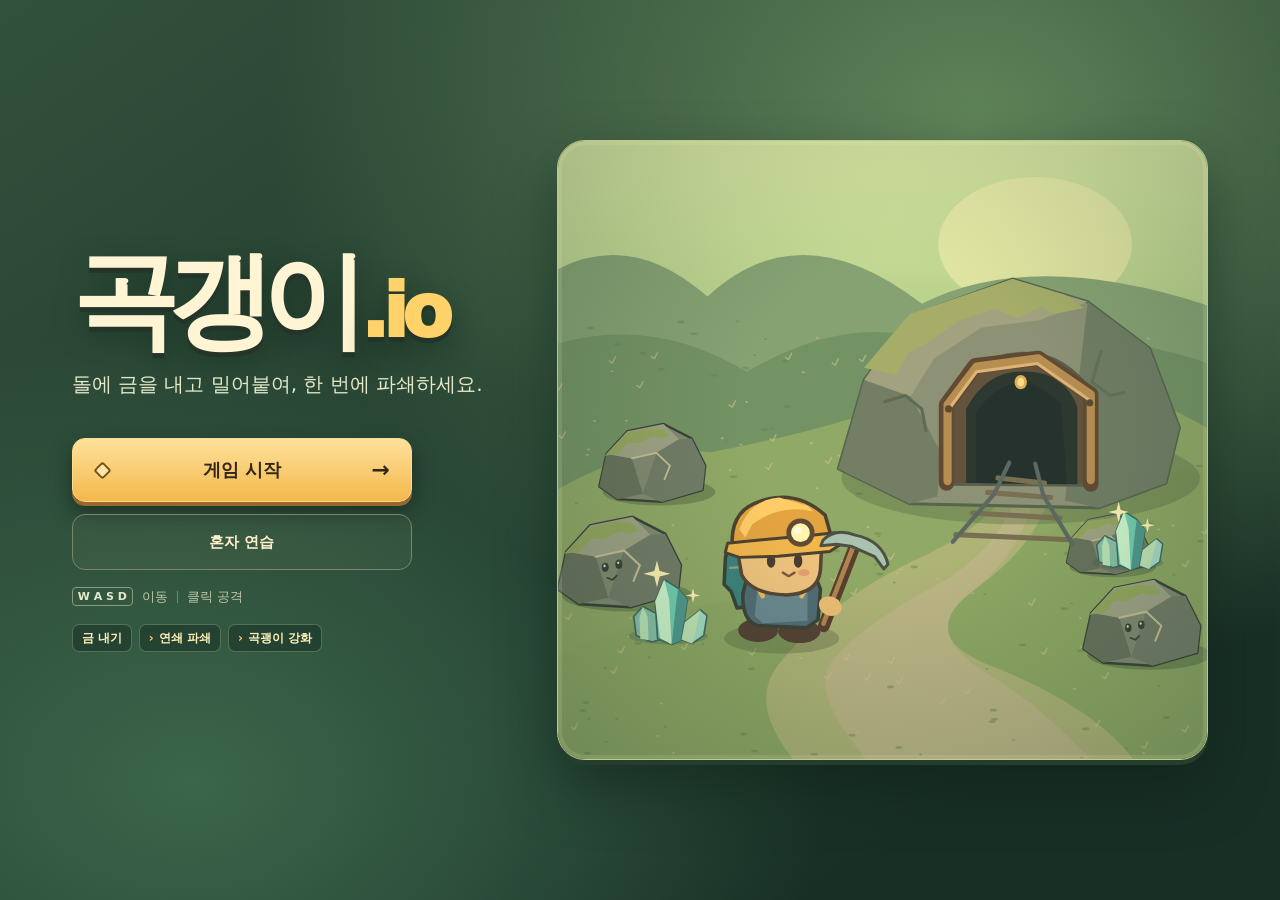
<file: index.html>
<!doctype html>
<html lang="ko">
    <head>
        <meta charset="utf-8" />
        <meta name="viewport" content="width=device-width, initial-scale=1, viewport-fit=cover" />
        <meta name="theme-color" content="#233f30" />
        <title>곡갱이.io</title>
        <link rel="stylesheet" href="./menu.css" />
        <script type="module" src="./menu.js"></script>
    </head>
    <body>
        <main class="title-screen">
            <section class="entry" aria-labelledby="game-title">
                <h1 id="game-title">곡갱이<span>.io</span></h1>
                <p class="intro">돌에 금을 내고 밀어붙여, 한 번에 파쇄하세요.</p>
                <div class="actions">
                    <button class="start" type="button" aria-describedby="menu-status">
                        <span class="start-mark" aria-hidden="true"></span>
                        <span class="start-label">게임 시작</span>
                        <span class="arrow" aria-hidden="true">→</span>
                    </button>
                    <a class="practice" href="./fracture.html?offline=1">혼자 연습</a>
                </div>
                <p id="menu-status" class="status" role="status" aria-live="polite"></p>
                <div class="controls" aria-label="조작 방법">
                    <span class="desktop-controls"
                        ><kbd>W A S D</kbd> 이동 <span class="divider"></span> 클릭 공격</span
                    >
                    <span class="touch-controls"
                        >왼쪽 스틱 이동 <span class="divider"></span> 오른쪽 버튼 공격</span
                    >
                </div>
                <ol class="play-loop" aria-label="채굴 순서">
                    <li>금 내기</li>
                    <li>연쇄 파쇄</li>
                    <li>곡괭이 강화</li>
                </ol>
            </section>
            <div class="mine-scene" aria-hidden="true">
                <canvas class="mine-art"></canvas>
            </div>
        </main>
    </body>
</html>
</file>
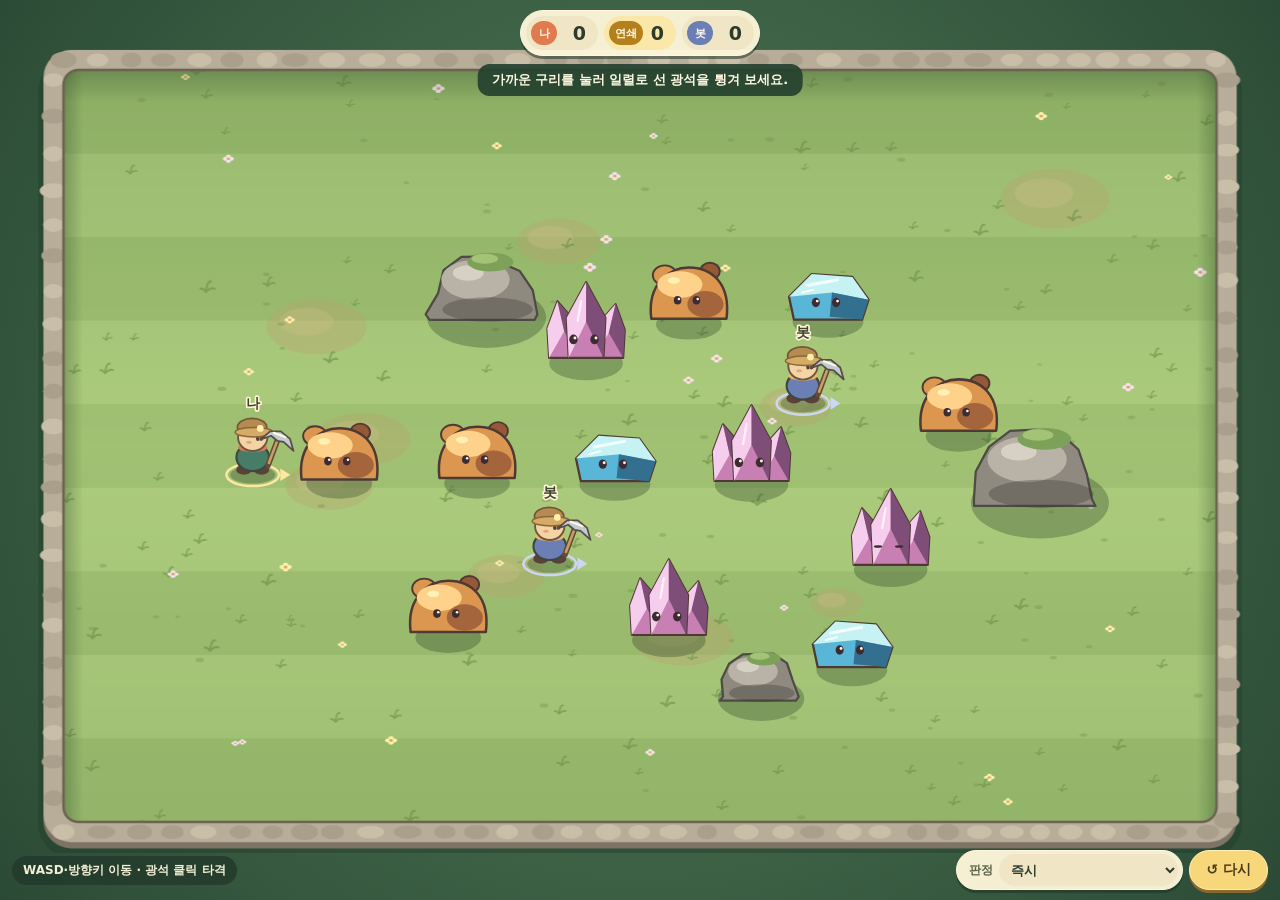
<file: chain.html>
<!doctype html>
<html lang="ko">
    <head>
        <meta charset="utf-8" />
        <meta name="viewport" content="width=device-width, initial-scale=1, viewport-fit=cover" />
        <meta name="theme-color" content="#2f5240" />
        <title>곡갱이 연쇄 시험장</title>
        <link rel="stylesheet" href="./chain.css" />
        <script type="module" src="./chain.js"></script>
    </head>
    <body>
        <main class="arena" aria-label="곡갱이 연쇄 타격 시험장">
            <canvas id="field" aria-label="광석을 쳐서 날리는 한 화면 시험장"></canvas>

            <div class="hud">
                <header class="scoreboard">
                    <section class="score mine" aria-label="내가 주운 파편">
                        <span class="tag">나</span>
                        <output id="loot" aria-live="polite">0</output>
                    </section>
                    <section class="score chain" aria-label="최대 연쇄">
                        <span class="tag">연쇄</span>
                        <output id="chain-count" aria-live="polite">0</output>
                    </section>
                    <section class="score rival" aria-label="봇이 주운 파편">
                        <span class="tag">봇</span>
                        <output id="rival-loot" aria-live="polite">0</output>
                    </section>
                </header>

                <p id="message" class="message" role="status" aria-live="polite"></p>

                <footer class="controls">
                    <p class="hint">
                        <span class="hint-desktop">WASD·방향키 이동 · 광석 클릭 타격</span>
                        <span class="hint-touch">빈 땅 탭 이동 · 광석 탭 타격</span>
                    </p>
                    <div class="tools">
                        <label class="delay">
                            <span>판정</span>
                            <select id="delay" aria-label="판정 지연 모의 실험">
                                <option value="0">즉시</option>
                                <option value="120">120ms 지연</option>
                                <option value="feedback">120ms + 내 타격 즉시</option>
                            </select>
                        </label>
                        <button id="reset" type="button" aria-label="판 다시 놓기">
                            <span aria-hidden="true">↺</span> 다시
                        </button>
                    </div>
                </footer>
            </div>
        </main>
    </body>
</html>
</file>
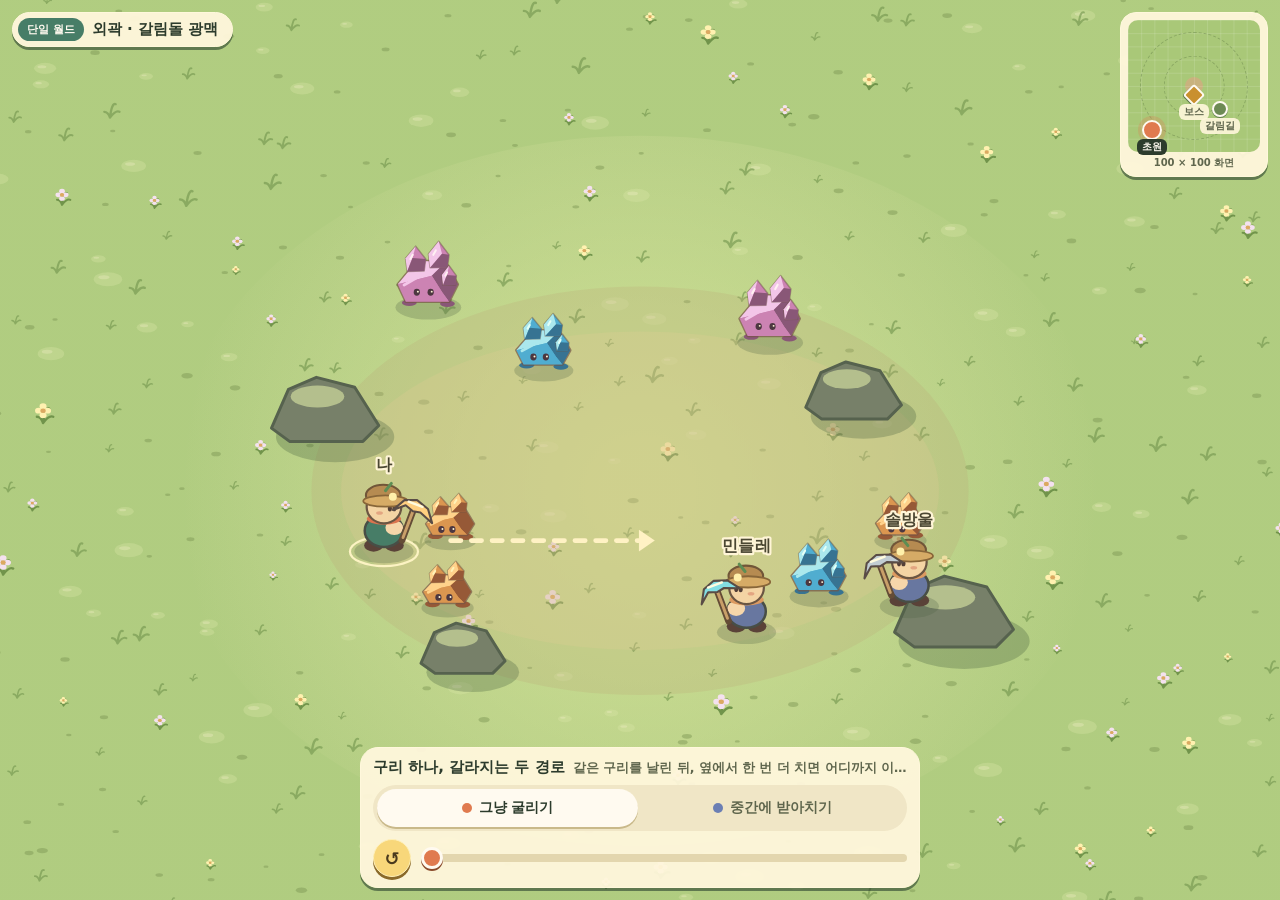
<file: concept.html>
<!doctype html>
<html lang="ko">
    <head>
        <meta charset="utf-8" />
        <meta name="viewport" content="width=device-width, initial-scale=1, viewport-fit=cover" />
        <meta name="theme-color" content="#2f5240" />
        <title>곡갱이 광맥 목업</title>
        <link rel="stylesheet" href="./concept.css" />
        <script type="module" src="./concept.js"></script>
    </head>
    <body>
        <main class="concept" aria-label="열린 광맥 굴리기 비교 목업">
            <canvas id="world-view" aria-label="열린 광맥 장면"></canvas>

            <header class="place">
                <span class="place-tag">단일 월드</span>
                <strong id="region-name">열린 광맥</strong>
            </header>

            <nav id="region-map" class="region-map" aria-label="100×100 화면 월드 위치">
                <div class="map-paper" aria-hidden="true">
                    <i class="map-ring outer"></i>
                    <i class="map-ring inner"></i>
                </div>
                <button
                    type="button"
                    class="pin"
                    data-region="meadow"
                    aria-label="초원 광맥으로 이동"
                >
                    <span>초원</span>
                </button>
                <button
                    type="button"
                    class="pin"
                    data-region="crossing"
                    aria-label="갈림길 광맥으로 이동"
                >
                    <span>갈림길</span>
                </button>
                <button
                    type="button"
                    class="pin boss"
                    data-region="boss"
                    aria-label="중앙 보스로 이동"
                >
                    <span>보스</span>
                </button>
                <small class="map-scale">100 × 100 화면</small>
            </nav>

            <section class="dock" aria-label="장면 비교">
                <div class="moment">
                    <h1 id="moment-title">같은 출발, 한 번의 타격</h1>
                    <p id="moment-copy">구리를 무리 쪽으로 날립니다.</p>
                </div>

                <div class="compare" role="group" aria-label="비교할 장면">
                    <button id="roll" type="button" aria-pressed="true">
                        <span class="dot mine" aria-hidden="true"></span>그냥 굴리기
                    </button>
                    <button id="redirect" type="button" aria-pressed="false">
                        <span class="dot rival" aria-hidden="true"></span>중간에 받아치기
                    </button>
                </div>

                <div class="timeline">
                    <button id="replay" type="button" aria-label="처음부터 다시 재생">
                        <span aria-hidden="true">↺</span>
                    </button>
                    <input
                        id="progress"
                        type="range"
                        min="0"
                        max="2700"
                        step="10"
                        value="0"
                        aria-label="장면 시간(ms)"
                    />
                </div>

                <p id="outcome" class="outcome" role="status" aria-live="polite"></p>
            </section>
        </main>
    </body>
</html>
</file>
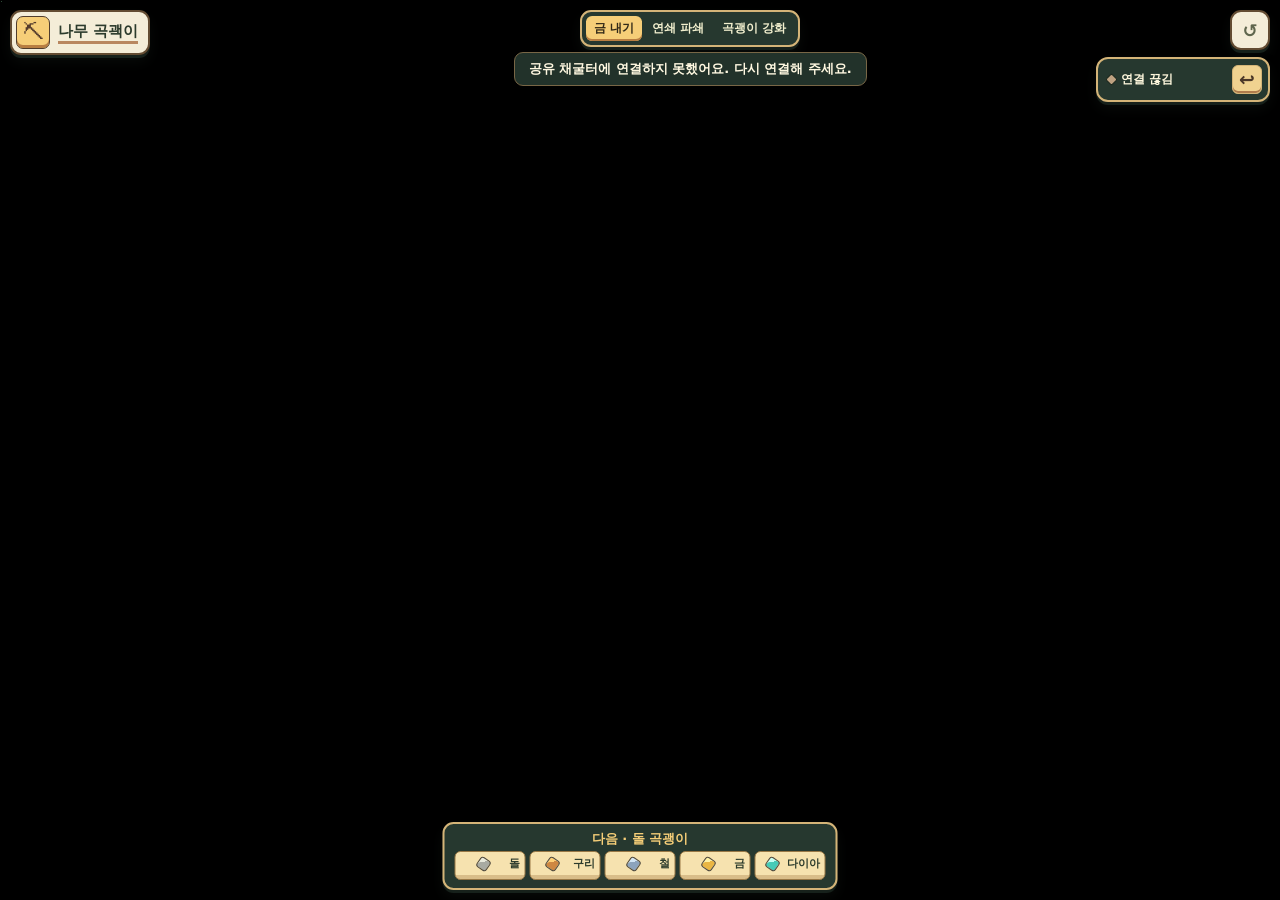
<file: fracture.html>
<!doctype html>
<html lang="ko">
    <head>
        <meta charset="utf-8" />
        <meta name="viewport" content="width=device-width, initial-scale=1, viewport-fit=cover" />
        <meta name="theme-color" content="#8fb36a" />
        <title>곡갱이.io 채굴터</title>
        <link rel="stylesheet" href="./fracture.css" />
        <script type="module" src="./fracture.js"></script>
    </head>
    <body>
        <main class="fracture" aria-label="채굴터">
            <canvas id="field" aria-label="광물 몹과 파편이 있는 채굴터"></canvas>

            <header class="top">
                <section class="tool-card" aria-label="내 곡갱이">
                    <span class="tool-icon" aria-hidden="true">⛏</span>
                    <div class="tool-info">
                        <strong id="tool">나무 곡괙이</strong>
                    </div>
                </section>
                <div class="field-guide">
                    <ol class="mining-steps" aria-label="채굴 순서">
                        <li data-phase="strike">금 내기</li>
                        <li data-phase="ram">연쇄 파쇄</li>
                        <li data-phase="gather">곡괭이 강화</li>
                    </ol>
                    <p id="status" class="status" role="status" aria-live="polite">
                        가까운 돌에 곡괭이를 휘둘러 금을 내세요
                    </p>
                </div>
                <button id="reset" type="button" aria-label="처음 상태로 되돌리기">
                    <span aria-hidden="true">↺</span>
                </button>
            </header>

            <aside id="online-panel" aria-label="채굴터 정보" hidden>
                <div class="mine-panel-header">
                    <span id="connection-status" role="status"></span>
                    <a id="return-menu" href="./" aria-label="메인 화면" title="메인 화면">
                        <span aria-hidden="true">↩</span>
                    </a>
                </div>
                <canvas
                    id="mine-map"
                    width="132"
                    height="94"
                    aria-label="주변 광맥 지도"
                    hidden
                ></canvas>
                <div id="center-compass" hidden>
                    <span class="compass-arrow" aria-hidden="true"></span>
                    <span id="center-distance"></span>
                </div>
                <section id="mine-rank" aria-label="파쇄 순위" hidden>
                    <strong>파쇄 순위</strong>
                    <ol id="mine-rank-list"></ol>
                </section>
            </aside>
            <section id="expedition-boss" aria-label="대광맥 상태" hidden>
                <strong id="expedition-plates"></strong>
                <div id="expedition-meter" aria-hidden="true"></div>
                <span id="expedition-opening"></span>
            </section>

            <section class="touch-sticks" aria-label="터치 조작">
                <div class="stick-control">
                    <div class="stick-pad" id="move-stick" aria-label="이동 방향">
                        <span class="stick-knob" aria-hidden="true">✥</span>
                    </div>
                    <span>이동</span>
                </div>
                <div class="stick-control">
                    <button type="button" class="stick-pad" id="attack-button" aria-label="공격">
                        <span class="stick-knob" aria-hidden="true">⛏</span>
                    </button>
                    <span>공격</span>
                </div>
            </section>

            <footer class="bag" aria-label="곡괭이 개조 재료">
                <strong id="next-tool">다음 · 돌 곡괭이</strong>
                <ul id="ingredients" aria-label="보유량과 필요한 양"></ul>
            </footer>
        </main>
    </body>
</html>
</file>
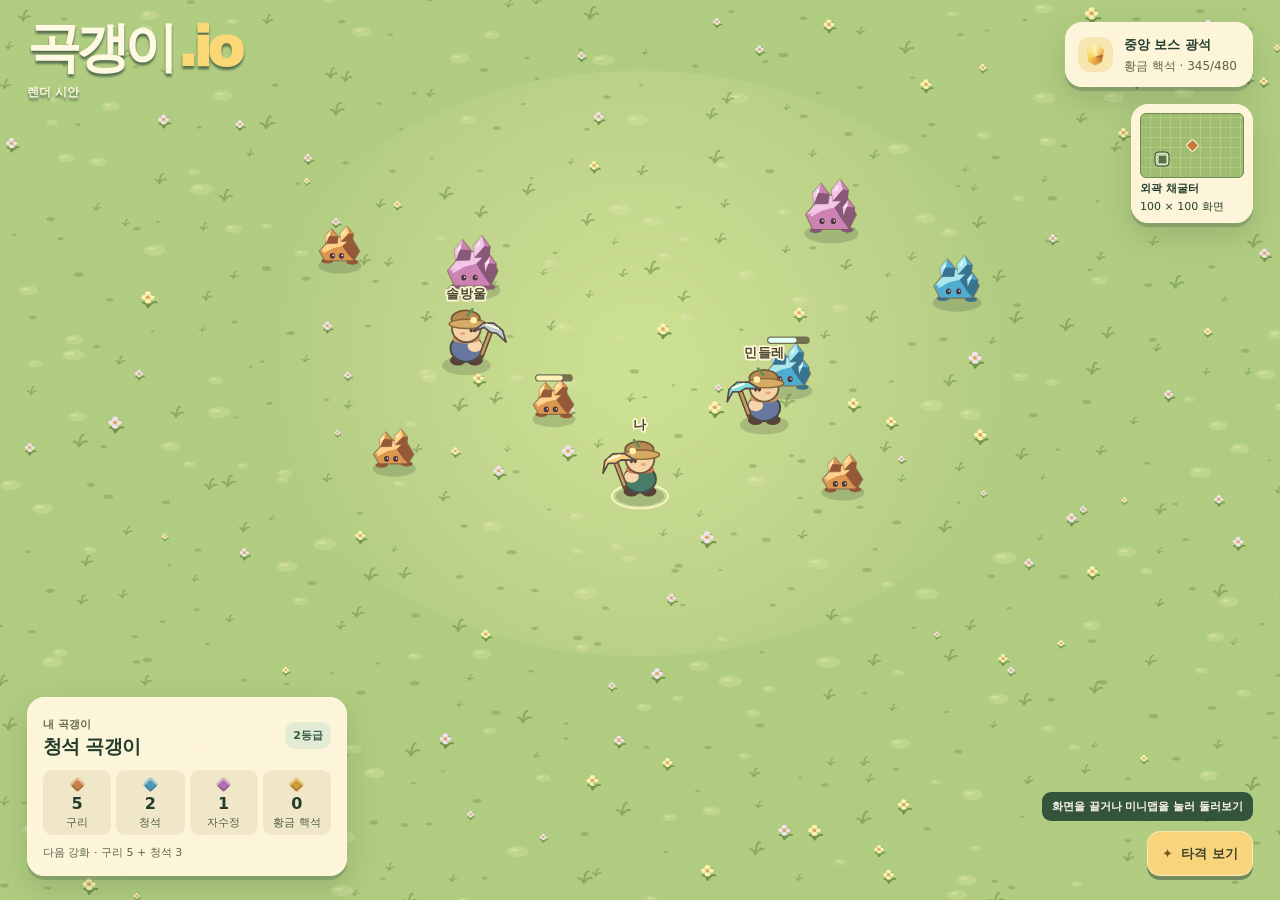
<file: render-demo.html>
<!doctype html>
<html lang="ko">
    <head>
        <meta charset="utf-8" />
        <meta name="viewport" content="width=device-width, initial-scale=1, viewport-fit=cover" />
        <meta name="theme-color" content="#244536" />
        <title>곡갱이.io</title>
        <link rel="stylesheet" href="./style.css" />
        <script type="module" src="./main.js"></script>
    </head>
    <body>
        <main class="meadow" aria-label="곡갱이.io">
            <canvas id="field" aria-label="움직이는 광석을 채굴하는 초원"></canvas>
            <div class="hud">
                <header class="masthead">
                    <div class="brand">
                        <h1>곡갱이<span>.io</span></h1>
                        <p class="preview-label">렌더 시안</p>
                    </div>
                    <section class="boss card" aria-label="중앙 보스">
                        <div class="boss-icon" aria-hidden="true"><span></span></div>
                        <div>
                            <strong>중앙 보스 광석</strong>
                            <p id="boss-status">황금 핵석</p>
                        </div>
                    </section>
                </header>
                <aside class="map-preview card" aria-label="월드 지도">
                    <div class="map-paper">
                        <button
                            type="button"
                            data-map-pin="meadow"
                            aria-label="외곽 채굴터로 카메라 이동"
                            title="외곽 채굴터"
                        ></button>
                        <button
                            type="button"
                            data-map-pin="boss"
                            aria-label="중앙 보스로 카메라 이동"
                            title="중앙 보스"
                        ></button>
                        <i id="map-camera" aria-hidden="true"></i>
                    </div>
                    <strong id="map-region"></strong>
                    <span id="map-size"></span>
                </aside>
                <aside class="kit card" aria-label="곡갱이와 광석 주머니">
                    <div class="kit-header">
                        <div>
                            <span class="caption">내 곡갱이</span>
                            <h2 id="tool-name">기본 곡갱이</h2>
                        </div>
                        <span id="tool-tier" class="tool-tier">Ⅱ 등급</span>
                    </div>
                    <ul id="inventory" class="inventory" aria-label="보유 광석"></ul>
                    <p id="requirements" class="requirements">광석을 캐서 강화 재료를 모으세요.</p>
                </aside>
                <div class="preview-actions">
                    <p>화면을 끌거나 미니맵을 눌러 둘러보기</p>
                    <button id="hit-preview" type="button">
                        <span aria-hidden="true">✦</span> 타격 보기
                    </button>
                </div>
            </div>
        </main>
    </body>
</html>
</file>
<file: menu.css>
:root {
    font-family: system-ui, 'Malgun Gothic', sans-serif;
    color: #fff5d8;
    background: #20382b;
    color-scheme: dark;
}

* {
    box-sizing: border-box;
}

body {
    min-width: 280px;
    min-height: 100vh;
    margin: 0;
    background:
        radial-gradient(ellipse at 76% 14%, #608459 0, transparent 51%),
        radial-gradient(ellipse at 15% 87%, #3b664b 0, transparent 41%),
        linear-gradient(145deg, #32513c, #182f26 82%);
}

.title-screen {
    width: min(100%, 1400px);
    min-height: 100svh;
    margin: auto;
    padding: max(36px, env(safe-area-inset-top)) clamp(26px, 5.6vw, 88px)
        max(36px, env(safe-area-inset-bottom));
    display: grid;
    grid-template-columns: minmax(285px, 0.8fr) minmax(0, 1.2fr);
    gap: clamp(24px, 4vw, 65px);
    align-items: center;
}

.entry {
    padding-block: 20px;
}

h1 {
    margin: 0 0 15px;
    color: #fff5d4;
    font-size: clamp(66px, 8.3vw, 122px);
    line-height: 0.98;
    font-weight: 950;
    letter-spacing: -0.105em;
    white-space: nowrap;
    text-shadow:
        0 5px 0 #253429,
        0 9px 26px #1027198a;
}

h1 span {
    margin-inline-start: 0.06em;
    color: #ffd369;
    font-size: 0.69em;
    letter-spacing: -0.08em;
}

.intro {
    margin: 0;
    color: #e5e9c8;
    font-size: clamp(14px, 1.6vw, 20px);
    line-height: 1.7;
    word-break: keep-all;
}

.actions {
    display: grid;
    gap: 12px;
    width: min(100%, 340px);
    margin-block-start: 37px;
}

.start,
.practice {
    min-height: 56px;
    border-radius: 13px;
    font: inherit;
    font-weight: 850;
    text-decoration: none;
    text-align: center;
}

.start {
    display: grid;
    grid-template-columns: 24px 1fr 24px;
    align-items: center;
    gap: 10px;
    min-height: 64px;
    padding: 0 18px;
    border: 1px solid #ffdb8c;
    background: linear-gradient(#ffe19c, #f3b84b);
    box-shadow:
        0 4px 0 #986729,
        0 10px 20px #101e18a0;
    color: #342719;
    font-size: 18px;
    cursor: pointer;
}

.start:hover:not(:disabled) {
    background: #ffe0a0;
}

.start:active:not(:disabled) {
    transform: translateY(2px);
    box-shadow: 0 2px 0 #986729;
}

.start:disabled {
    cursor: progress;
}

.start-mark {
    width: 13px;
    height: 13px;
    margin: auto;
    border: 2px solid #76501f;
    border-radius: 3px;
    transform: rotate(45deg);
    background: #ffe5a4;
}

.start[aria-busy='true'] .start-mark {
    border: 2px solid #79512250;
    border-top-color: #76501f;
    border-radius: 50%;
    background: none;
    animation: spin 0.7s linear infinite;
}

@keyframes spin {
    to {
        transform: rotate(405deg);
    }
}

.arrow {
    font-size: 22px;
    line-height: 1;
}

.practice {
    display: grid;
    place-items: center;
    border: 1px solid #788768;
    background: #f8eabb0b;
    color: #fff0cb;
    font-size: 15px;
}

.practice:hover {
    background: #f8eabb1c;
}

.start:focus-visible,
.practice:focus-visible {
    outline: 2px solid #fff6d9;
    outline-offset: 4px;
}

.status {
    min-height: 1.6em;
    margin: 13px 0 0;
    color: #ffdfa6;
    font-size: 14px;
    line-height: 1.55;
}

.status:empty {
    display: none;
}

.controls {
    display: flex;
    margin-top: 17px;
    color: #c0c9a3;
    font-size: 13px;
}

.controls span {
    display: inline-flex;
    align-items: center;
    gap: 9px;
}

.controls .divider {
    width: 1px;
    height: 12px;
    background: #788768;
}

.controls .touch-controls {
    display: none;
}

.play-loop {
    display: flex;
    flex-wrap: wrap;
    align-items: center;
    gap: 7px;
    margin: 18px 0 0;
    padding: 0;
    list-style: none;
    color: #fff0b9;
    font-size: 12px;
    font-weight: 800;
}

.play-loop li {
    display: flex;
    align-items: center;
    min-height: 28px;
    padding: 4px 9px;
    border: 1px solid #cbdba24d;
    border-radius: 7px;
    background: #152d237f;
    white-space: nowrap;
}

.play-loop li + li::before {
    margin-right: 5px;
    color: #ffca65;
    content: '›';
}

kbd {
    padding: 2px 5px;
    border: 1px solid #8e9b78;
    border-radius: 4px;
    color: #e4e8ce;
    font-family: inherit;
    font-size: 11px;
    font-weight: 800;
    white-space: nowrap;
}

.mine-scene {
    position: relative;
    width: 100%;
    aspect-ratio: 1.05;
    overflow: hidden;
    border: 1px solid #bbcb8d;
    border-radius: 28px;
    background: radial-gradient(at 63% 25%, #90a969, #496c49 75%);
    box-shadow:
        0 5px 0 #253d2d,
        0 26px 55px #0e21188f;
}

.mine-scene::after {
    position: absolute;
    inset: 0;
    border: 4px solid #f8ebbd20;
    border-radius: inherit;
    content: '';
    pointer-events: none;
}

.mine-art {
    display: block;
    width: 100%;
    height: 100%;
}

@media (pointer: coarse) {
    .controls .desktop-controls {
        display: none;
    }

    .controls .touch-controls {
        display: inline-flex;
    }
}

@media (max-width: 740px) {
    .title-screen {
        display: flex;
        flex-direction: column;
        justify-content: center;
        gap: 14px;
        padding: max(18px, env(safe-area-inset-top)) 22px max(18px, env(safe-area-inset-bottom));
    }

    .entry {
        display: contents;
    }

    h1 {
        order: 0;
        margin: 5px 0 0;
        font-size: clamp(59px, 13vw, 84px);
    }

    .intro {
        order: 1;
        text-align: center;
    }

    .mine-scene {
        order: 2;
        width: min(100%, 470px);
        aspect-ratio: 1.32;
        max-height: 38svh;
        border-radius: 18px;
    }

    .actions {
        order: 3;
        margin-top: 3px;
    }

    .start {
        min-height: 58px;
    }

    .practice {
        min-height: 49px;
    }

    .status {
        order: 4;
        margin: 0;
        text-align: center;
    }

    .controls {
        order: 5;
        margin-top: 0;
        margin-bottom: 2px;
    }

    .play-loop {
        order: 6;
        justify-content: center;
        margin: 0;
    }
}

@media (min-width: 741px) and (max-height: 540px) {
    .title-screen {
        padding-block: max(14px, env(safe-area-inset-top)) max(16px, env(safe-area-inset-bottom));
    }

    .entry {
        padding-block: 0;
    }

    .actions {
        margin-block-start: 20px;
    }

    .controls,
    .play-loop {
        margin-block-start: 10px;
    }

    .mine-scene {
        max-height: 86svh;
    }
}

@media (prefers-reduced-motion: reduce) {
    .start[aria-busy='true'] .start-mark {
        animation: none;
    }
}
</file>
<file: chain.css>
:root {
    font-family: 'Malgun Gothic', 'Apple SD Gothic Neo', system-ui, sans-serif;
    color: #233d2d;
    background: #2f5240;
    color-scheme: light;
    --card: #fff7dcf2;
    --card-edge: #fff8dc;
    --ink: #2c3b2c;
    --mine: #e07a4f;
    --rival: #6b7fb4;
    --chain: #f2b93b;
    --safe-top: max(10px, env(safe-area-inset-top));
    --safe-bottom: max(10px, env(safe-area-inset-bottom));
}
* {
    box-sizing: border-box;
}
html,
body {
    margin: 0;
    height: 100%;
    overflow: hidden;
    overscroll-behavior: none;
    -webkit-tap-highlight-color: transparent;
    -webkit-user-select: none;
    user-select: none;
}
button,
select {
    font: inherit;
    color: inherit;
}
button:focus-visible,
select:focus-visible {
    outline: 3px solid #fff3a0;
    outline-offset: 2px;
}

.arena {
    position: relative;
    width: 100%;
    height: 100dvh;
    min-height: 320px;
    overflow: hidden;
    background: radial-gradient(ellipse at 50% 45%, #4f7a55 0%, #2f5240 70%, #24412f 100%);
}
#field {
    position: absolute;
    inset: 0;
    display: block;
    width: 100%;
    height: 100%;
    touch-action: none;
    cursor: crosshair;
}

.hud {
    position: absolute;
    inset: 0;
    pointer-events: none;
}

/* 점수판: 가운데 위, 화면을 가리지 않는 얇은 띠 */
.scoreboard {
    position: absolute;
    top: var(--safe-top);
    left: 50%;
    transform: translateX(-50%);
    display: flex;
    gap: 6px;
    padding: 5px;
    border: 1px solid var(--card-edge);
    border-radius: 999px;
    background: var(--card);
    box-shadow: 0 3px 0 #1d33268a;
}
.score {
    display: flex;
    align-items: center;
    gap: 6px;
    min-width: 72px;
    height: 34px;
    padding: 0 12px 0 5px;
    border-radius: 999px;
    background: #f0e6c6;
}
.score .tag {
    display: grid;
    place-items: center;
    min-width: 26px;
    height: 24px;
    padding: 0 6px;
    border-radius: 999px;
    color: #fffaf0;
    font-size: 11px;
    font-weight: 850;
    white-space: nowrap;
}
.score output {
    flex: 1;
    text-align: right;
    font-size: 19px;
    font-weight: 900;
    font-variant-numeric: tabular-nums;
    color: var(--ink);
}
.mine .tag {
    background: var(--mine);
}
.rival .tag {
    background: var(--rival);
}
.chain .tag {
    background: #b3801c;
}
.chain {
    background: #fbe7a8;
}
.score output.bump {
    animation: bump 260ms ease-out;
}
@keyframes bump {
    30% {
        transform: scale(1.35);
    }
}

/* 알림: 점수판 아래, 짧게 떴다 사라짐 */
.message {
    position: absolute;
    top: calc(var(--safe-top) + 54px);
    left: 50%;
    transform: translateX(-50%);
    max-width: min(86vw, 420px);
    margin: 0;
    padding: 7px 14px;
    border-radius: 12px;
    background: #24402fe8;
    color: #fff8e1;
    font-size: 13px;
    font-weight: 750;
    text-align: center;
    line-height: 1.35;
    transition: opacity 180ms;
}
.message:empty {
    opacity: 0;
}

/* 아래 조작 띠 */
.controls {
    position: absolute;
    left: 12px;
    right: 12px;
    bottom: var(--safe-bottom);
    display: flex;
    align-items: center;
    justify-content: space-between;
    gap: 10px;
}
.hint {
    margin: 0;
    padding: 6px 11px;
    border-radius: 999px;
    background: #22392bc9;
    color: #f4f0d6;
    font-size: 12px;
    font-weight: 700;
}
.hint-touch {
    display: none;
}
@media (pointer: coarse) {
    .hint-desktop {
        display: none;
    }
    .hint-touch {
        display: inline;
    }
}
.tools {
    display: flex;
    gap: 6px;
    pointer-events: auto;
}
.delay {
    display: flex;
    align-items: center;
    gap: 6px;
    height: 40px;
    padding: 0 4px 0 12px;
    border: 1px solid var(--card-edge);
    border-radius: 999px;
    background: var(--card);
    box-shadow: 0 3px 0 #1d33268a;
    font-size: 12px;
    font-weight: 800;
    color: #5a6248;
}
.delay select {
    height: 32px;
    padding: 0 8px;
    border: 0;
    border-radius: 999px;
    background: #f0e6c6;
    font-size: 13px;
    font-weight: 800;
    color: var(--ink);
    cursor: pointer;
}
#reset {
    height: 40px;
    padding: 0 16px;
    border: 1px solid #fff0b8;
    border-radius: 999px;
    background: #f8d77a;
    box-shadow: 0 3px 0 #8a6a2a;
    font-size: 14px;
    font-weight: 900;
    color: #4a3a1d;
    cursor: pointer;
}
#reset:active {
    transform: translateY(2px);
    box-shadow: 0 1px 0 #8a6a2a;
}

/* 좁은 화면: 조작 띠를 한 줄 버튼만 남기고 힌트는 위로 */
@media (max-width: 620px) {
    .score {
        min-width: 62px;
        height: 32px;
        padding-right: 10px;
    }
    .score output {
        font-size: 17px;
    }
    .controls {
        flex-direction: column-reverse;
        align-items: stretch;
        gap: 6px;
    }
    .hint {
        align-self: center;
        font-size: 11px;
    }
    .tools {
        justify-content: center;
    }
    .delay {
        flex: 1;
        max-width: 280px;
    }
    .delay select {
        flex: 1;
    }
}
@media (max-height: 460px) {
    .hint {
        display: none;
    }
}
</file>
<file: concept.css>
:root {
    font-family: 'Malgun Gothic', 'Apple SD Gothic Neo', system-ui, sans-serif;
    color: #2c3b2c;
    background: #2f5240;
    color-scheme: light;
    --card: #fff7dcf2;
    --card-edge: #fff8dc;
    --chip: #f0e6c6;
    --ink: #2c3b2c;
    --sub: #5f664d;
    --mine: #e07a4f;
    --rival: #6b7fb4;
    --gold: #f2b93b;
    --shadow: 0 3px 0 #1d33268a;
    --safe-top: max(12px, env(safe-area-inset-top));
    --safe-bottom: max(12px, env(safe-area-inset-bottom));
    --side: max(12px, env(safe-area-inset-left));
}
* {
    box-sizing: border-box;
}
html,
body {
    margin: 0;
    height: 100%;
    overflow: hidden;
    overscroll-behavior: none;
    -webkit-tap-highlight-color: transparent;
}
button,
input {
    font: inherit;
    color: inherit;
}
button:focus-visible,
input:focus-visible {
    outline: 3px solid #fff3a0;
    outline-offset: 2px;
}

.concept {
    position: relative;
    width: 100%;
    height: 100dvh;
    min-height: 360px;
    overflow: hidden;
    background: radial-gradient(ellipse at 50% 42%, #4f7a55 0%, #2f5240 70%, #24412f 100%);
}
#world-view {
    position: absolute;
    inset: 0;
    display: block;
    width: 100%;
    height: 100%;
    touch-action: none;
}

/* ── 왼쪽 위: 지금 어디인지 ── */
.place {
    position: absolute;
    top: var(--safe-top);
    left: var(--side);
    display: flex;
    align-items: center;
    gap: 8px;
    padding: 5px 14px 5px 5px;
    border: 1px solid var(--card-edge);
    border-radius: 999px;
    background: var(--card);
    box-shadow: var(--shadow);
    pointer-events: none;
}
.place-tag {
    padding: 4px 9px;
    border-radius: 999px;
    background: #477d67;
    color: #fffaf0;
    font-size: 11px;
    font-weight: 850;
    white-space: nowrap;
}
#region-name {
    font-size: 15px;
    font-weight: 900;
    white-space: nowrap;
}

/* ── 오른쪽 위: 100×100 월드 지도 ── */
.region-map {
    position: absolute;
    top: var(--safe-top);
    right: var(--side);
    width: 148px;
    padding: 7px 7px 6px;
    border: 1px solid var(--card-edge);
    border-radius: 16px;
    background: var(--card);
    box-shadow: var(--shadow);
}
.map-paper {
    position: relative;
    aspect-ratio: 1;
    border-radius: 10px;
    background:
        linear-gradient(#ffffff22 1px, transparent 1px) 0 0 / 10% 10%,
        linear-gradient(90deg, #ffffff22 1px, transparent 1px) 0 0 / 10% 10%,
        radial-gradient(circle at 50% 50%, #c9b27e 0 9%, #a9c878 10% 100%);
    overflow: hidden;
}
.map-ring {
    position: absolute;
    left: 50%;
    top: 50%;
    border: 1.5px dashed #6f8b4f88;
    border-radius: 50%;
    transform: translate(-50%, -50%);
}
.map-ring.outer {
    width: 82%;
    height: 82%;
}
.map-ring.inner {
    width: 46%;
    height: 46%;
}
.pin {
    position: absolute;
    /* left/top은 concept.js가 넣는다(지도 안 비율 위치) */
    width: 30px;
    height: 30px;
    margin: 0;
    padding: 0;
    border: 0;
    background: none;
    transform: translate(-50%, -50%);
    cursor: pointer;
    z-index: 1;
}
.pin::before {
    content: '';
    position: absolute;
    left: 50%;
    top: 50%;
    width: 12px;
    height: 12px;
    border: 2px solid #fffaf0;
    border-radius: 50%;
    background: #6d8a54;
    box-shadow: 0 1px 0 #2e452c99;
    transform: translate(-50%, -50%);
    transition: transform 140ms;
}
.pin.boss::before {
    border-radius: 3px;
    background: #c9902f;
    transform: translate(-50%, -50%) rotate(45deg);
}
.pin span {
    position: absolute;
    left: 50%;
    top: calc(50% + 9px);
    transform: translateX(-50%);
    padding: 1px 5px;
    border-radius: 6px;
    background: #fff7dce6;
    font-size: 10px;
    font-weight: 850;
    white-space: nowrap;
    color: var(--sub);
}
.pin[aria-current='true']::before,
.pin.active::before {
    width: 16px;
    height: 16px;
    background: var(--mine);
    box-shadow: 0 0 0 4px #e07a4f44;
}
.pin[aria-current='true'] span,
.pin.active span {
    background: var(--ink);
    color: #fffaf0;
}
.pin:hover::before {
    transform: translate(-50%, -50%) scale(1.15);
}
.pin.boss:hover::before {
    transform: translate(-50%, -50%) rotate(45deg) scale(1.15);
}
.map-scale {
    display: block;
    margin-top: 4px;
    text-align: center;
    font-size: 10px;
    font-weight: 800;
    color: var(--sub);
}

/* ── 아래: 설명 한 줄 + 비교 + 시간 ── */
.dock {
    position: absolute;
    left: 50%;
    bottom: var(--safe-bottom);
    transform: translateX(-50%);
    width: min(560px, calc(100% - 24px));
    display: grid;
    grid-template-columns: 1fr;
    gap: 8px;
    padding: 10px 12px 10px;
    border: 1px solid var(--card-edge);
    border-radius: 18px;
    background: var(--card);
    box-shadow: var(--shadow);
}
.moment {
    display: flex;
    align-items: baseline;
    gap: 8px;
    min-width: 0;
}
#moment-title {
    flex: none;
    margin: 0;
    font-size: 15px;
    font-weight: 900;
    white-space: nowrap;
}
#moment-copy {
    min-width: 0;
    margin: 0;
    overflow: hidden;
    font-size: 12.5px;
    font-weight: 650;
    color: var(--sub);
    white-space: nowrap;
    text-overflow: ellipsis;
}

.compare {
    display: grid;
    grid-template-columns: 1fr 1fr;
    gap: 4px;
    padding: 4px;
    border-radius: 999px;
    background: var(--chip);
}
.compare button {
    display: flex;
    align-items: center;
    justify-content: center;
    gap: 7px;
    height: 38px;
    border: 0;
    border-radius: 999px;
    background: transparent;
    font-size: 14px;
    font-weight: 850;
    color: var(--sub);
    cursor: pointer;
    transition:
        background 140ms,
        color 140ms;
}
.compare button[aria-pressed='true'] {
    background: #fffaf0;
    color: var(--ink);
    box-shadow: 0 2px 0 #c9b98a;
}
.dot {
    width: 10px;
    height: 10px;
    border-radius: 50%;
    flex: none;
}
.dot.mine {
    background: var(--mine);
}
.dot.rival {
    background: var(--rival);
}

.timeline {
    display: flex;
    align-items: center;
    gap: 10px;
}
#replay {
    flex: none;
    display: grid;
    place-items: center;
    width: 38px;
    height: 38px;
    border: 1px solid #fff0b8;
    border-radius: 50%;
    background: #f8d77a;
    box-shadow: 0 3px 0 #8a6a2a;
    font-size: 18px;
    font-weight: 900;
    color: #4a3a1d;
    cursor: pointer;
}
#replay:active {
    transform: translateY(2px);
    box-shadow: 0 1px 0 #8a6a2a;
}
#progress {
    flex: 1;
    min-width: 0;
    height: 28px;
    margin: 0;
    background: transparent;
    accent-color: var(--mine);
    cursor: pointer;
    -webkit-appearance: none;
    appearance: none;
}
#progress::-webkit-slider-runnable-track {
    height: 8px;
    border-radius: 999px;
    background: #e3d6ae;
}
#progress::-moz-range-track {
    height: 8px;
    border-radius: 999px;
    background: #e3d6ae;
}
#progress::-moz-range-progress {
    height: 8px;
    border-radius: 999px;
    background: var(--mine);
}
#progress::-webkit-slider-thumb {
    -webkit-appearance: none;
    width: 22px;
    height: 22px;
    margin-top: -7px;
    border: 3px solid #fffaf0;
    border-radius: 50%;
    background: var(--mine);
    box-shadow: 0 2px 0 #8a4a2a;
}
#progress::-moz-range-thumb {
    width: 16px;
    height: 16px;
    border: 3px solid #fffaf0;
    border-radius: 50%;
    background: var(--mine);
}

.outcome {
    margin: 0;
    padding: 6px 10px;
    border-radius: 10px;
    background: #24402f;
    color: #fff8e1;
    font-size: 12.5px;
    font-weight: 750;
    line-height: 1.35;
    text-align: center;
}
.outcome:empty {
    display: none;
}

/* ── 좁은 화면 ── */
@media (max-width: 620px) {
    .region-map {
        width: 104px;
        padding: 5px 5px 4px;
        border-radius: 13px;
    }
    .pin span {
        display: none;
    }
    .pin[aria-current='true'] span,
    .pin.active span {
        display: block;
    }
    .map-scale {
        font-size: 9px;
    }
    .place {
        max-width: calc(100% - 140px);
    }
    #region-name {
        overflow: hidden;
        text-overflow: ellipsis;
        font-size: 14px;
    }
    .dock {
        width: calc(100% - 16px);
        padding: 9px 10px;
        gap: 7px;
    }
    .moment {
        flex-direction: column;
        gap: 2px;
    }
    #moment-copy {
        white-space: normal;
        display: -webkit-box;
        -webkit-line-clamp: 2;
        -webkit-box-orient: vertical;
    }
    .compare button {
        font-size: 13px;
        height: 40px;
    }
}
@media (max-height: 520px) {
    .dock {
        width: min(720px, calc(100% - 24px));
        grid-template-columns: auto 1fr;
        align-items: center;
    }
    .moment {
        display: none;
    }
    .outcome {
        grid-column: 1 / -1;
    }
    .region-map {
        width: 96px;
    }
}
</file>
<file: fracture.css>
:root {
    font-family: 'Malgun Gothic', 'Apple SD Gothic Neo', system-ui, sans-serif;
    color: #2c3b2c;
    background: #a6c878;
    color-scheme: light;
    --card: #fff8e2f4;
    --card-edge: #634c32;
    --ink: #2c3b2c;
    --sub: #5f664d;
    --shadow: 0 3px 0 #25362d8c, 0 7px 14px #25362d34;
    --panel: #26382f;
    --panel-edge: #d4b478;
    --panel-rule: #786646;
    --panel-light: #fff8de;
    --gold: #f6ce78;
    --safe-top: max(10px, env(safe-area-inset-top));
    --safe-bottom: max(10px, env(safe-area-inset-bottom));
    --side: max(10px, env(safe-area-inset-left));
    --right: max(10px, env(safe-area-inset-right));
}
* {
    box-sizing: border-box;
}
html,
body {
    margin: 0;
    height: 100%;
    overflow: hidden;
    overscroll-behavior: none;
    -webkit-tap-highlight-color: transparent;
    -webkit-user-select: none;
    user-select: none;
}
button {
    font: inherit;
    color: inherit;
    cursor: pointer;
}
button:focus-visible {
    outline: 3px solid #fff3a0;
    outline-offset: 2px;
}
button:disabled {
    cursor: default;
}

.fracture {
    position: relative;
    width: 100%;
    height: 100dvh;
    min-height: 360px;
    overflow: hidden;
    background: radial-gradient(ellipse at 50% 46%, #c3dc90 0%, #a6c878 55%, #86ab62 100%);
}
#field {
    position: absolute;
    inset: 0;
    display: block;
    width: 100%;
    height: 100%;
    touch-action: none;
}
.touch-sticks {
    display: none;
}
.stick-control {
    display: grid;
    justify-items: center;
    gap: 4px;
    color: #fff5d8;
    font-size: 12px;
    font-weight: 850;
    text-shadow: 0 1px 2px #233d2c;
}
.stick-pad {
    display: grid;
    place-items: center;
    width: var(--stick-size);
    aspect-ratio: 1;
    border-radius: 50%;
    border: 2px solid #ffebbb9e;
    background: #294737b3;
    box-shadow:
        inset 0 0 0 4px #142c254d,
        0 3px 8px #172e2655;
    touch-action: none;
    pointer-events: auto;
}
.stick-pad[data-held] {
    border-color: #ffde91;
}
.stick-knob {
    display: grid;
    place-items: center;
    width: 49%;
    aspect-ratio: 1;
    border: 2px solid #fff2cb;
    border-radius: 50%;
    background: #e6d5a5;
    box-shadow: 0 3px 0 #9a835a;
    color: #554631;
    font-size: 23px;
    line-height: 1;
    pointer-events: none;
}
#attack-button .stick-knob {
    background: #f0c581;
}
#attack-button {
    padding: 0;
}
#attack-button:active .stick-knob {
    transform: scale(0.92);
    background: #ffe1a1;
}
@media (pointer: coarse) {
    .fracture {
        --stick-size: clamp(76px, 23vw, 110px);
    }
    .touch-sticks {
        position: absolute;
        inset: auto max(20px, env(safe-area-inset-right)) calc(var(--safe-bottom) + 82px)
            max(20px, env(safe-area-inset-left));
        display: flex;
        justify-content: space-between;
        pointer-events: none;
    }
}
@media (pointer: coarse) and (orientation: landscape) {
    .fracture {
        --stick-size: clamp(68px, 18vh, 92px);
    }
    .touch-sticks {
        bottom: calc(var(--safe-bottom) + 8px);
    }
}
/* ───── 위: 곡갱이 · 상태 한 줄 · 다시 ───── */
.top {
    position: absolute;
    top: var(--safe-top);
    left: var(--side);
    right: var(--right);
    display: grid;
    grid-template-columns: auto 1fr auto;
    align-items: start;
    gap: 10px;
    pointer-events: none;
}
.top > * {
    pointer-events: auto;
}
.tool-card {
    display: flex;
    align-items: center;
    gap: 8px;
    padding: 4px 10px 4px 4px;
    border: 2px solid var(--card-edge);
    border-radius: 11px;
    background: var(--card);
    box-shadow: var(--shadow);
}
.tool-icon {
    display: grid;
    width: 34px;
    height: 33px;
    place-items: center;
    border: 1px solid #503d2d;
    border-radius: 7px;
    background: var(--gold);
    box-shadow: inset 0 -3px #b87e42;
    color: #533a2b;
    font-size: 21px;
    line-height: 1;
}
#tool {
    font-size: 15px;
    font-weight: 900;
    white-space: nowrap;
    border-bottom: 3px solid var(--tool-color, #b9875f);
}
.tool-info {
    display: grid;
    gap: 4px;
}
.field-guide {
    display: grid;
    justify-items: center;
    justify-self: center;
    gap: 5px;
    min-width: 0;
    pointer-events: none;
}
.mining-steps {
    display: flex;
    align-items: center;
    gap: 2px;
    margin: 0;
    padding: 4px;
    border: 2px solid var(--panel-edge);
    border-radius: 11px;
    background: var(--panel);
    box-shadow: var(--shadow);
    color: #f1efce;
    list-style: none;
    white-space: nowrap;
    font-size: 12px;
    font-weight: 850;
}
.mining-steps li {
    padding: 4px 8px;
    border-radius: 6px;
}
.fracture:not([data-mining-step]) [data-phase='strike'],
.fracture[data-mining-step='strike'] [data-phase='strike'],
.fracture[data-mining-step='ram'] [data-phase='ram'],
.fracture[data-mining-step='gather'] [data-phase='gather'] {
    background: var(--gold);
    box-shadow: inset 0 -2px #b87e42;
    color: #322918;
}
.fracture[data-mining-step='delve'] .mining-steps {
    display: none;
}
.status {
    max-width: 440px;
    margin: 0;
    padding: 7px 14px;
    border: 1px solid var(--panel-rule);
    border-radius: 9px;
    background: #26382fe8;
    color: #fff8e1;
    font-size: 13px;
    font-weight: 800;
    line-height: 1.35;
    text-align: center;
    pointer-events: none;
}
.status:empty {
    visibility: hidden;
}
#reset {
    grid-column: -2;
    grid-row: 1;
    display: grid;
    place-items: center;
    width: 40px;
    height: 40px;
    border: 2px solid var(--card-edge);
    border-radius: 11px;
    background: var(--card);
    box-shadow: var(--shadow);
    font-size: 18px;
    font-weight: 900;
    color: var(--sub);
}
#reset[hidden],
#online-panel[hidden],
#center-compass[hidden] {
    display: none;
}
#online-panel {
    position: absolute;
    right: var(--right);
    top: var(--safe-top);
    display: grid;
    grid-template-columns: minmax(0, 1fr);
    width: 174px;
    gap: 6px;
    padding: 6px;
    border: 2px solid var(--panel-edge);
    border-radius: 12px;
    background: var(--panel);
    box-shadow: var(--shadow);
    pointer-events: none;
    font-size: 12px;
    font-weight: 800;
    color: var(--panel-light);
}
#online-panel:not([data-phase='online']):not([data-phase='connecting']) {
    top: calc(var(--safe-top) + 47px);
}
.mine-panel-header {
    display: grid;
    grid-template-columns: minmax(0, 1fr) auto;
    align-items: center;
    gap: 4px;
    min-width: 0;
}
#connection-status {
    display: flex;
    align-items: center;
    gap: 5px;
    padding-inline-start: 3px;
}
#connection-status::before {
    flex: none;
    width: 7px;
    height: 7px;
    border: 1px solid #1c291f;
    border-radius: 2px;
    background: #bea282;
    content: '';
    transform: rotate(45deg);
}
#online-panel[data-phase='online'] #connection-status::before {
    background: #b9e296;
    box-shadow: 0 0 0 1px #63805a;
}
#return-menu {
    display: grid;
    flex: none;
    width: 30px;
    height: 29px;
    place-items: center;
    border: 1px solid var(--panel-edge);
    border-radius: 6px;
    background: #f0d290;
    box-shadow: inset 0 -2px #af7c4d;
    color: #4b3728;
    font-size: 19px;
    line-height: 1;
    text-decoration: none;
    pointer-events: auto;
}
#return-menu:focus-visible,
#return-menu:hover {
    outline: 2px solid #fff0b1;
    outline-offset: 2px;
}
#center-compass {
    display: flex;
    gap: 6px;
    align-items: center;
    padding: 5px 7px;
    border: 1px solid var(--panel-rule);
    border-radius: 6px;
    background: #3b4634;
    color: var(--gold);
}
.compass-arrow {
    flex: 0 0 12px;
    height: 12px;
    display: inline-block;
    background: currentColor;
    clip-path: polygon(100% 50%, 0 0, 23% 50%, 0 100%);
    transform: rotate(var(--bearing, 0rad));
}
#mine-map:not([hidden]) {
    display: block;
    width: 100%;
    height: auto;
    border: 1px solid var(--panel-rule);
    border-radius: 7px;
}
#mine-rank:not([hidden]) {
    display: grid;
    padding: 5px 4px 2px;
    gap: 4px;
    border-top: 1px solid var(--panel-rule);
}
#expedition-boss:not([hidden]) {
    position: absolute;
    top: calc(var(--safe-top) + 52px);
    left: var(--side);
    width: min(232px, calc(100% - 24px));
    display: grid;
    justify-items: center;
    gap: 5px;
    box-sizing: border-box;
    padding: 9px 13px;
    border: 2px solid #d5a19c;
    border-radius: 12px;
    background: #352d43ef;
    box-shadow: 0 4px 0 #25233170;
    color: #fff0dc;
    font-size: 14px;
    pointer-events: none;
}
#expedition-boss[data-exposed='true'] {
    border-color: #9fe5d5;
    background: #2d4b42ef;
}
#expedition-boss[data-completed='true'] {
    border-color: #f0d19a;
}
#expedition-meter:not([hidden]) {
    position: relative;
    width: 100%;
    height: 9px;
    overflow: hidden;
    border: 1px solid #201c29;
    border-radius: 4px;
    background: #221d2a;
}
#expedition-meter::before,
#expedition-meter::after {
    content: '';
    position: absolute;
    inset: 0;
}
#expedition-meter::before {
    width: calc(100% * var(--plates, 0));
    background: linear-gradient(90deg, #9e568e, #edac9f);
    transition: width 140ms ease-out;
}
#expedition-boss[data-exposed='true'] #expedition-meter::before {
    background: #94ddc5;
}
#expedition-meter::after {
    background: repeating-linear-gradient(
        90deg,
        transparent 0 calc(var(--division, 20%) - 2px),
        #211e29 calc(var(--division, 20%) - 2px) var(--division, 20%)
    );
}
#expedition-opening {
    color: #eed4c7;
    font-weight: 600;
    font-size: 12px;
}
#expedition-boss[data-exposed='true'] #expedition-opening {
    color: #bcf6e8;
}
@media (max-width: 640px) and (orientation: portrait) {
    #expedition-boss:not([hidden]) {
        top: calc(var(--safe-top) + 135px);
        left: var(--side);
        transform: none;
        width: min(178px, calc(50% - var(--side)));
    }
}
@media (max-height: 460px) {
    #expedition-boss:not([hidden]) {
        top: var(--safe-top);
    }
}
#mine-rank > strong {
    color: var(--gold);
}
#mine-rank-list {
    margin: 0;
    padding-left: 17px;
    font-variant-numeric: tabular-nums;
}
#mine-rank-list li {
    padding-left: 2px;
    color: var(--panel-light);
    line-height: 1.5;
}
#mine-rank-list li[data-self='true'] {
    color: var(--gold);
}
#mine-rank-list b {
    float: right;
}
@media (max-width: 640px) {
    #online-panel {
        width: 142px;
        font-size: 11px;
    }
}
@media (max-height: 460px) {
    #mine-map:not([hidden]),
    #mine-rank:not([hidden]) {
        display: none;
    }
}
@media (max-width: 640px) and (orientation: portrait) {
    #online-panel,
    #online-panel:not([data-phase='online']):not([data-phase='connecting']) {
        top: calc(var(--safe-top) + 135px);
    }
}
@media (pointer: coarse) {
    #return-menu {
        width: 36px;
        height: 34px;
    }
}

/* 다음 곡괭이에 필요한 재료와 가방의 보유 수 */
.bag {
    position: absolute;
    left: 50%;
    bottom: var(--safe-bottom);
    transform: translateX(-50%);
    display: grid;
    justify-items: center;
    gap: 5px;
    width: max-content;
    max-width: calc(100% - 2 * var(--side));
    padding: 8px 10px;
    border: 2px solid var(--panel-edge);
    border-radius: 11px;
    background: var(--panel);
    box-shadow: var(--shadow);
    color: var(--panel-light);
}
#next-tool {
    font-size: 13px;
    line-height: 1.1;
    color: var(--gold);
}
#ingredients {
    display: flex;
    gap: 4px;
    margin: 0;
    padding: 0;
    list-style: none;
}
#ingredients li:not([hidden]) {
    display: grid;
    grid-template-columns: 1fr auto;
    align-items: center;
    justify-items: center;
    gap: 1px 3px;
    min-width: clamp(47px, 14vw, 71px);
    padding: 4px 5px;
    border: 1px solid #997846;
    border-radius: 6px;
    background:
        linear-gradient(90deg, var(--ore) 0 var(--progress, 0%), #d9bd89 var(--progress, 0%) 100%)
            bottom / 100% 4px no-repeat,
        #f6e2af;
    padding-bottom: 7px;
    color: var(--ink);
    font-size: 11px;
    font-weight: 750;
}
#ingredients b {
    grid-column: 1 / -1;
    font-size: 15px;
    font-variant-numeric: tabular-nums;
}
.chip {
    width: 12px;
    height: 12px;
    border: 1px solid #4f493e;
    border-radius: 3px;
    background: linear-gradient(135deg, var(--ore-light) 0 34%, var(--ore) 35% 100%);
    transform: rotate(35deg);
}
@media (max-width: 640px) {
    .top {
        grid-template-columns: 1fr auto;
        row-gap: 6px;
    }
    .field-guide {
        grid-column: 1 / -1;
        grid-row: 2;
    }
    .status {
        font-size: 12.5px;
    }
    .tool-card {
        justify-self: start;
    }
}
@media (max-height: 460px) {
    .status {
        display: none;
    }
}
.render-metrics {
    position: fixed;
    z-index: 5;
    left: max(8px, env(safe-area-inset-left));
    top: calc(max(8px, env(safe-area-inset-top)) + 86px);
    margin: 0;
    padding: 7px 9px;
    border-radius: 6px;
    background: #152c24e8;
    color: #e8f5df;
    font:
        11px/1.5 ui-monospace,
        monospace;
    pointer-events: none;
}
</file>
<file: style.css>
:root {
    font-family: 'Malgun Gothic', 'Apple SD Gothic Neo', system-ui, sans-serif;
    color: #233d2d;
    background: #648b65;
    color-scheme: light;
}
* {
    box-sizing: border-box;
}
body {
    margin: 0;
    overflow: hidden;
}
button {
    font: inherit;
}
button:focus-visible {
    outline: 3px solid #fff8b5;
    outline-offset: 3px;
}
.meadow {
    position: relative;
    width: 100%;
    height: 100dvh;
    min-height: 300px;
    overflow: hidden;
}
#field {
    position: absolute;
    inset: 0;
    display: block;
    width: 100%;
    height: 100%;
    touch-action: none;
    cursor: grab;
}
#field.dragging {
    cursor: grabbing;
}
.hud {
    position: absolute;
    inset: 0;
    pointer-events: none;
}
.masthead {
    position: absolute;
    top: max(22px, env(safe-area-inset-top));
    left: 27px;
    right: 27px;
    display: flex;
    justify-content: space-between;
    align-items: flex-start;
    gap: 12px;
}
.brand {
    color: #fff9e3;
    filter: drop-shadow(0 3px 1px #253e34a6);
}
.brand h1 {
    margin: 0;
    font-size: clamp(29px, 4.2vw, 55px);
    font-weight: 950;
    line-height: 0.98;
    letter-spacing: -0.1em;
}
.brand h1 span {
    color: #f9d875;
    margin-left: 4px;
    letter-spacing: -0.08em;
}
.preview-label {
    margin: 9px 0 0;
    color: #fff7e3;
    font-size: 12px;
    font-weight: 750;
}
.card {
    border: 1px solid #fff8dc;
    border-radius: 17px;
    background: #fff7dcf7;
    box-shadow:
        0 4px 0 #293d3d36,
        0 12px 30px #23412a2c;
}
.boss {
    display: flex;
    align-items: center;
    gap: 11px;
    padding: 11px 15px 11px 12px;
}
.boss strong {
    font-size: 13px;
}
.map-preview {
    position: absolute;
    top: 104px;
    right: 27px;
    width: 122px;
    padding: 8px;
    display: grid;
    gap: 3px;
    font-size: 11px;
}
.map-paper {
    position: relative;
    aspect-ratio: 1.6;
    overflow: hidden;
    border: 1px solid #6e8a59;
    border-radius: 6px;
    pointer-events: auto;
    cursor: crosshair;
    background:
        repeating-linear-gradient(0deg, transparent 0 9px, #ebf4b83b 9px 10px),
        repeating-linear-gradient(90deg, transparent 0 9px, #ebf4b83b 9px 10px), #9fbc71;
}
.map-paper button,
.map-paper i {
    position: absolute;
    translate: -50% -50%;
    width: 8px;
    height: 8px;
}
.map-paper button {
    width: 25px;
    height: 25px;
    padding: 0;
    border: 0;
    background: none;
    cursor: pointer;
}
.map-paper button::before {
    content: '';
    display: block;
    width: 8px;
    height: 8px;
    margin: auto;
    border: 1px solid #fefae2;
    border-radius: 2px;
    background: #567145;
}
.map-paper [data-map-pin='boss']::before {
    rotate: 45deg;
    background: #c97936;
}
.map-paper i {
    width: 13px;
    height: 13px;
    outline: 1px solid #294a3b;
    border: 1px solid #fefae2;
    border-radius: 3px;
    pointer-events: none;
}
.boss p {
    margin: 4px 0 0;
    color: #636147;
    font-size: 12px;
    white-space: nowrap;
}
.boss-icon {
    width: 35px;
    height: 35px;
    flex: none;
    display: grid;
    place-items: center;
    border-radius: 12px;
    background: #f8e6b1;
}
.boss-icon span {
    width: 18px;
    height: 22px;
    clip-path: polygon(50% 0, 100% 29%, 85% 84%, 48% 100%, 10% 82%, 0 30%);
    background: conic-gradient(from 80deg at 58% 55%, #ac632d, #da983e, #f8d25d, #fff0af, #e6a442);
}
.kit {
    position: absolute;
    left: 27px;
    bottom: max(24px, env(safe-area-inset-bottom));
    width: min(320px, calc(100% - 54px));
    padding: 15px;
}
.kit-header {
    display: flex;
    align-items: center;
    justify-content: space-between;
    gap: 12px;
}
.caption {
    color: #646b4e;
    font-size: 11px;
    font-weight: 750;
}
.kit h2 {
    margin: 3px 0 0;
    font-size: 19px;
    line-height: 1.2;
    letter-spacing: -0.04em;
}
.tool-tier {
    border-radius: 10px;
    padding: 6px 8px;
    background: #e4ebd5;
    color: #335b45;
    font-size: 11px;
    font-weight: 850;
}
.inventory {
    display: grid;
    grid-template-columns: repeat(4, 1fr);
    gap: 5px;
    list-style: none;
    margin: 12px 0 0;
    padding: 0;
}
.inventory li {
    min-width: 0;
    border-radius: 9px;
    background: #f0e7c8;
    padding: 5px 4px;
    text-align: center;
    display: flex;
    flex-direction: column;
    align-items: center;
    gap: 2px;
    color: #52604a;
    font-size: 11px;
}
.inventory strong {
    color: #233d2d;
    font-size: 16px;
    font-variant-numeric: tabular-nums;
}
.ore-chip {
    width: 11px;
    height: 11px;
    background: var(--ore, #cf8742);
    transform: rotate(45deg);
    border-radius: 2px;
    margin: 4px 0 2px;
    box-shadow:
        inset 2px 2px 0 #fff7df80,
        inset -2px -2px 0 #0002;
}
.requirements {
    margin: 10px 0 0;
    font-size: 11px;
    color: #5a644e;
    line-height: 1.4;
}
.preview-actions {
    position: absolute;
    right: 27px;
    bottom: max(24px, env(safe-area-inset-bottom));
    display: grid;
    justify-items: end;
    gap: 10px;
}
.preview-actions p {
    margin: 0;
    color: #fff9e5;
    background: #274735e5;
    padding: 7px 10px;
    border-radius: 9px;
    font-size: 11px;
    font-weight: 750;
}
#hit-preview {
    min-height: 45px;
    border: 1px solid #fff4d19e;
    border-radius: 13px;
    padding: 8px 14px;
    background: #f8d57c;
    box-shadow: 0 4px 0 #3f543c88;
    color: #3f442a;
    font-size: 13px;
    font-weight: 850;
    pointer-events: auto;
    cursor: pointer;
}
#hit-preview:hover {
    background: #ffdf8e;
}
#hit-preview:disabled {
    opacity: 0.65;
    cursor: default;
}
#hit-preview:active {
    transform: translateY(2px);
    box-shadow: 0 2px 0 #3f543c88;
}
#hit-preview span {
    color: #80551a;
    margin-right: 4px;
}
@media (max-width: 680px) {
    .map-preview {
        top: 95px;
        right: 12px;
        width: 109px;
        font-size: 9px;
    }
    .masthead {
        top: max(12px, env(safe-area-inset-top));
        left: 12px;
        right: 12px;
    }
    .kit {
        left: 12px;
        bottom: max(12px, env(safe-area-inset-bottom));
        width: min(235px, calc(100% - 118px));
        padding: 10px;
    }
    .kit h2 {
        font-size: 16px;
    }
    .inventory {
        margin-top: 8px;
    }
    .inventory li {
        padding: 4px 1px;
        font-size: 10px;
    }
    .requirements {
        margin-top: 7px;
        font-size: 10px;
    }
    .preview-actions {
        right: 12px;
        bottom: max(12px, env(safe-area-inset-bottom));
    }
    .preview-actions p {
        display: none;
    }
    #hit-preview {
        min-height: 48px;
        font-size: 12px;
        padding: 7px 9px;
    }
}
@media (max-width: 375px) {
    .boss {
        padding: 8px;
        gap: 6px;
    }
    .boss-icon {
        width: 28px;
        height: 28px;
    }
    .boss p {
        font-size: 11px;
    }
}
@media (max-height: 460px) {
    .kit {
        padding: 9px;
    }
    .kit h2 {
        font-size: 15px;
    }
    .inventory {
        margin-top: 5px;
    }
    .inventory li {
        padding: 3px 2px;
    }
    .requirements {
        margin-top: 5px;
    }
}
</file>
